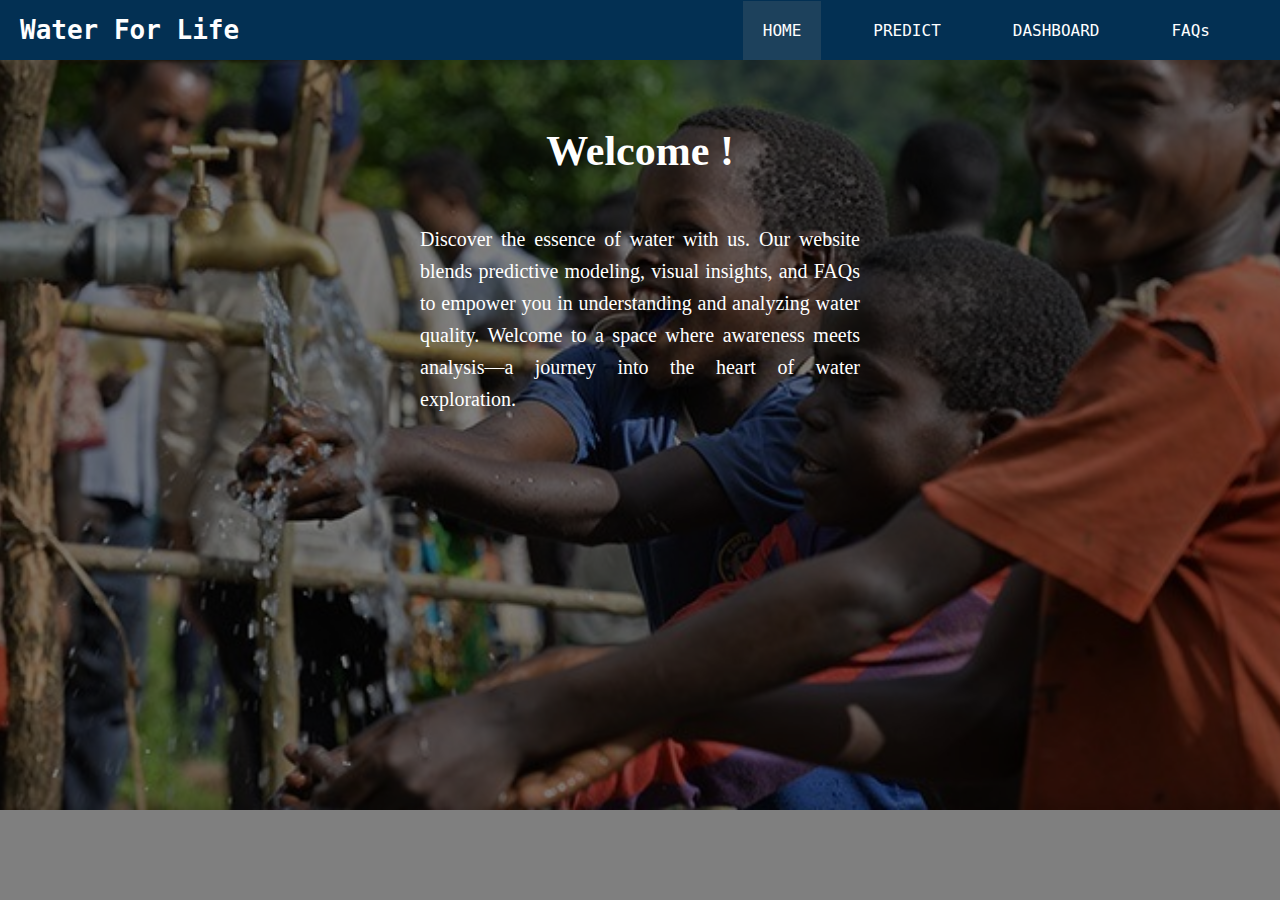
<file: Flask Website/App/templates/index.html>
<!DOCTYPE html>
<html lang="en">

<head>
    <title>Home</title>
    <link rel="stylesheet" href="../static/CSS/HomeStyle.css" />
</head>

<body>
    <header>
        <div class="navbar">
            <div class="logo">
                <h1>Water For Life</h1>
                <div class="dropdown-content">
                    <p>In 2022, globally, at least 1.7 billion people use a drinking water
                        source contaminated with faeces. Microbial contamination of drinking-water
                        as a result of contamination with faeces poses the greatest risk to drinking-water safety (WHO
                        report).</p>
                    <div class="facts">
                        <div class="widget">
                            <h1 class="one">703 Million</h1>
                            <p>People lack basic access to safe water</p>
                        </div>
                        <div class="widget">
                            <h1 class="two">Every 2 Minutes</h1>
                            <p>A child under 5 dies from a preventable waterborne disease</p>
                        </div>
                    </div>
                </div>
            </div>
            <ul class="links">
                <li><a class="active" href="/">HOME</a></li>
                <li><a href="/predict">PREDICT</a></li>
                <li><a href="/dash">DASHBOARD</a></li>
                <li><a href="/info">FAQs</a></li>
            </ul>
        </div>
    </header>
    <main>
        <div id="content">
            <h1>
                Welcome !
            </h1>
            <p>Discover the essence of water with us. Our website blends predictive modeling, visual insights, and
                FAQs
                to empower you in understanding and analyzing water quality. Welcome to a space where awareness
                meets
                analysis—a journey into the heart of water exploration.</p>
        </div>

        <script src="../static/JavaScript/HomeScript.js"></script>
        <script src="../static/JavaScript/HomeScript.js"></script>
</body>

</html>
</file>
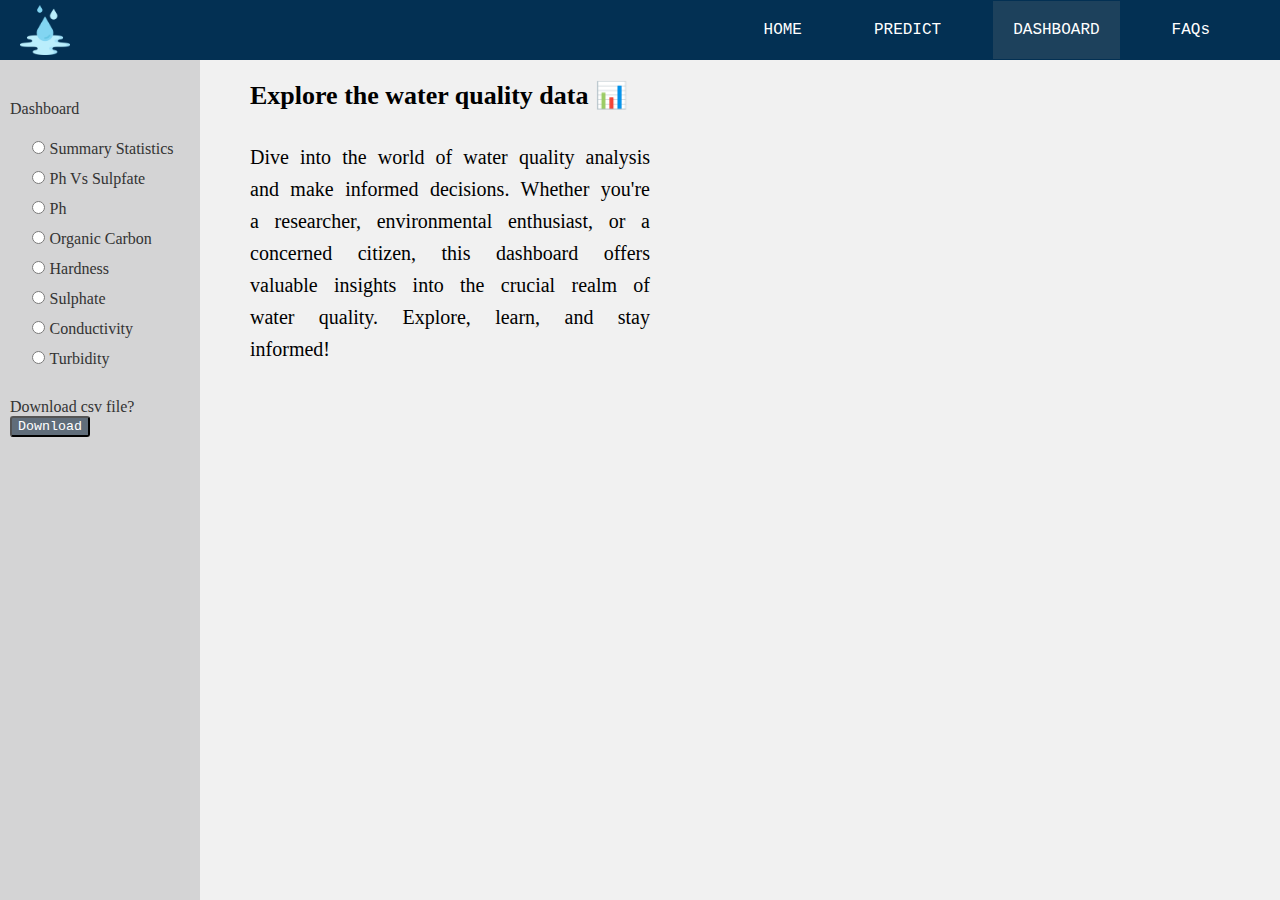
<file: Flask Website/App/templates/Dash.html>
<!DOCTYPE html>
<html lang="en">

<head>
  <meta charset="UTF-8" />
  <meta name="viewport" content="width=device-width, initial-scale=1.0" />
  <title>Dashboard</title>
  <link rel="stylesheet" href="../static/CSS/DashStyle.css" />
</head>

<body>
  <header>
    <div class="navbar">
      <div class="logo">
        <div class="logo">
          <img src="../static/Images/water.png">
        </div>
      </div>
      <ul class="links">
        <li><a href="/">HOME</a></li>
        <li><a href="/predict">PREDICT</a></li>
        <li><a class="active" href="/dash">DASHBOARD</a></li>
        <li><a href="/info">FAQs</a></li>
      </ul>
    </div>
  </header>
  <div id="initialContent" class="initialcontent">
    <h1>
      Explore the water quality data 📊
    </h1>
    <p>
      Dive into the world of water quality analysis and make informed decisions. Whether you're a researcher,
      environmental enthusiast, or a concerned citizen, this dashboard offers valuable insights into the crucial realm
      of water quality. Explore, learn, and stay informed!
    </p>
    <div id="piechart-container"></div>
  </div>
  <div class="dashboard">
    <div class="sidebar">
      <div class="graphs">
        <label>Dashboard</label>
      </div>
      <div id="radioContent" class="radio-group">
        <label><input type="radio" name="chartType" value="BoxPlot" onchange="loadChart()" />Summary Statistics</label>
        <label><input type="radio" name="chartType" value="Scatter Plot" onchange="loadChart()" />Ph Vs Sulpfate</label>
        <label><input type="radio" name="chartType" value="PH Histogram" onchange="loadChart()" />Ph</label>
        <label><input type="radio" name="chartType" value="OrganicCarbon" onchange="loadChart()" />Organic
          Carbon</label>
        <label><input type="radio" name="chartType" value="Hardness" onchange="loadChart()" />Hardness</label>
        <label><input type="radio" name="chartType" value="Sulphate" onchange="loadChart()" />Sulphate</label>
        <label><input type="radio" name="chartType" value="Conductivity" onchange="loadChart()" />Conductivity</label>
        <label><input type="radio" name="chartType" value="Turbidity" onchange="loadChart()" />Turbidity</label>
      </div>
      <div class="Download">
        <label>Download csv file?</label>
        <button onclick="downloadCSV()">Download</button>
      </div>
    </div>
    <div id="chart-container"></div>
  </div>
  <script src="https://cdn.plot.ly/plotly-latest.min.js"></script>
  <script src="https://d3js.org/d3.v5.min.js"></script>
  <script src="../static/JavaScript/DashScript.js"></script>
</body>

</html>
</file>
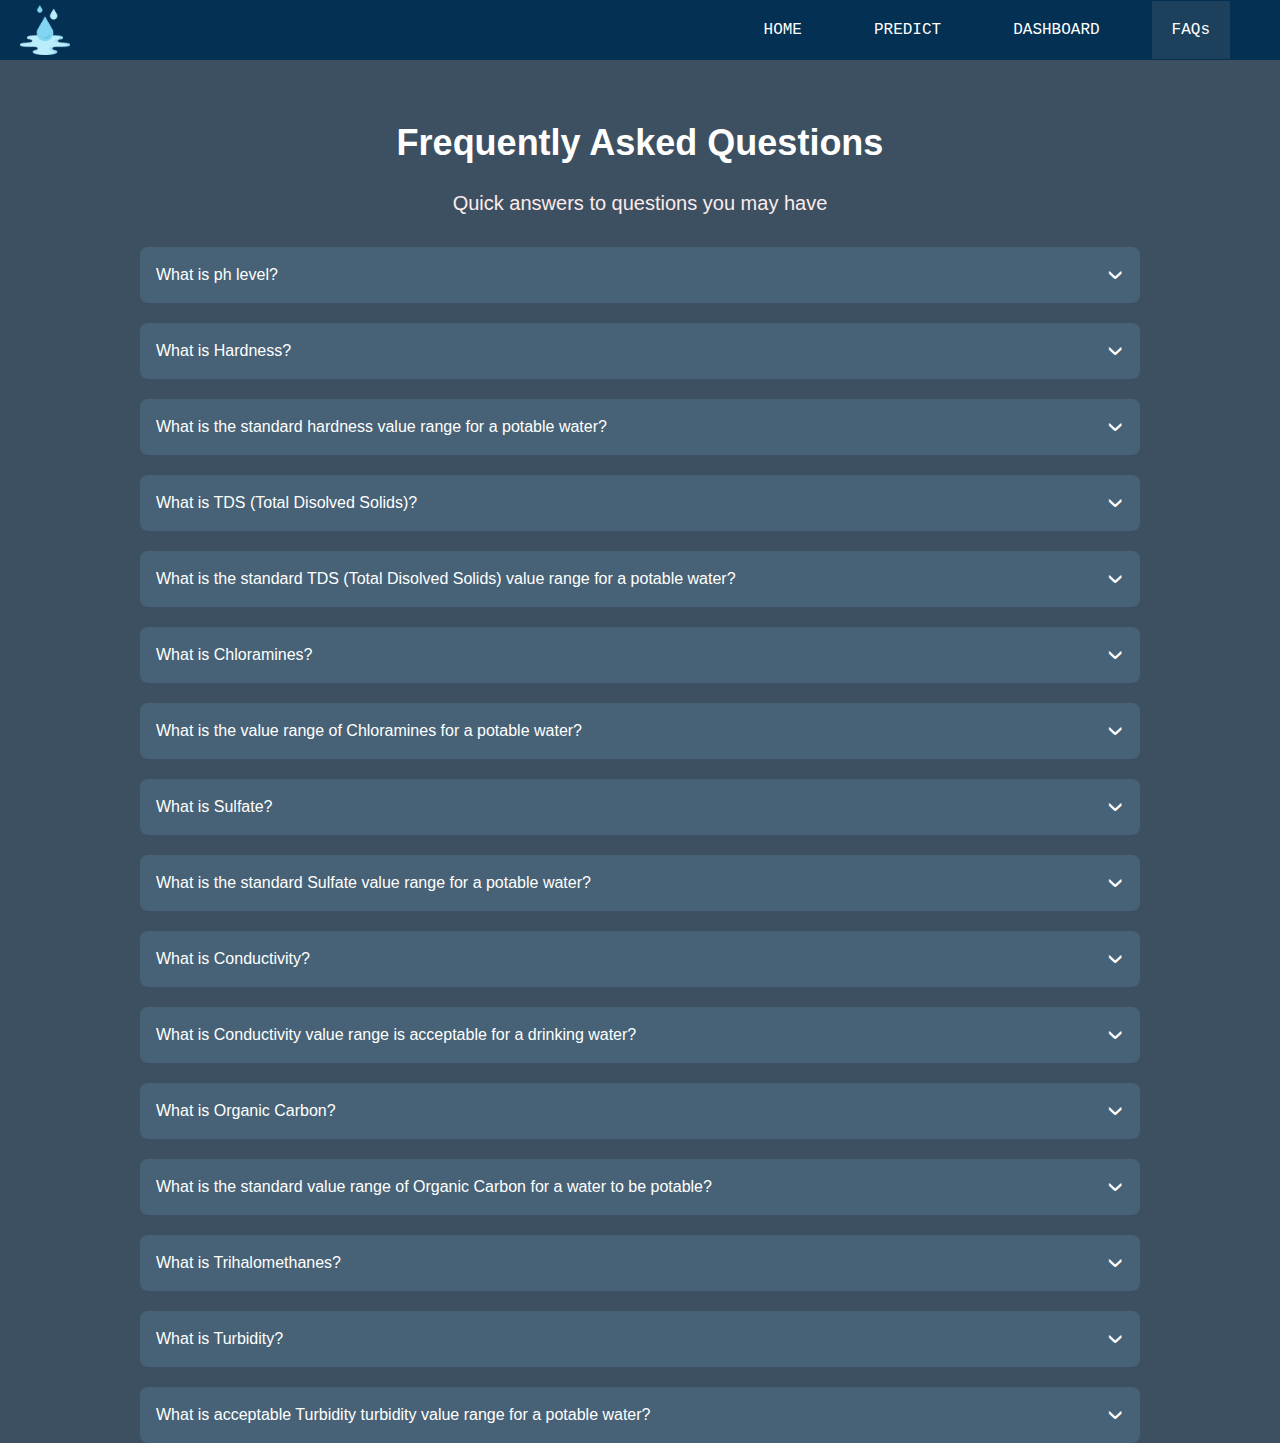
<file: Flask Website/App/templates/info.html>
<!DOCTYPE html>
<html lang="en">

<head>
  <title>Infomation</title>
  <link rel="stylesheet" href="../static/CSS/InfoStyle.css" />
</head>

<body>
  <header>
    <div class="navbar">
      <div class="logo">
        <div class="logo">
          <img src="../static/Images/water.png">
        </div>
      </div>
      <ul class="links">
        <li><a href="/">HOME</a></li>
        <li><a href="/predict">PREDICT</a></li>
        <li><a href="/dash">DASHBOARD</a></li>
        <li><a class="active" href="/info">FAQs</a></li>
      </ul>
    </div>
  </header>
  <h2>Frequently Asked Questions</h2>
  <p>Quick answers to questions you may have</p>
  <div class="accordion">
    <div class="accordion-item">
      <div class="accordion-item-header">
        What is ph level?
      </div>
      <div class="accordion-item-body">
        <div class="accordion-item-body-content">
          The pH of water is a measure of the acid–base equilibrium and, in
          most natural waters, is controlled by the carbon
          dioxide–bicarbonate–carbonate equilibrium system. An increased
          carbon dioxide concentration will therefore lower pH, whereas a
          decrease will cause it to rise. Temperature will also affect the
          equilibria and the pH. In pure water, a decrease in pH of about 0.45
          occurs as the temperature is raised by 25 °C. In water with a
          buffering capacity imparted by bicarbonate, carbonate and hydroxyl
          ions, this temperature effect is modified (APHA, 1989). The pH of
          most drinking-water lies within the range 6.5–8.5. Natural waters
          can be of lower pH, as a result of, for example, acid rain or higher
          pH in limestone areas.
        </div>
      </div>
    </div>
    <div class="accordion-item">
      <div class="accordion-item-header">
        What is Hardness?
      </div>
      <div class="accordion-item-body">
        <div class="accordion-item-body-content">
          The simple definition of water hardness is the amount of dissolved
          calcium and magnesium in the water. Hard water is high in dissolved
          minerals, largely calcium and magnesium. You may have felt the
          effects of hard water, literally, the last time you washed your
          hands. Depending on the hardness of your water, after using soap to
          wash you may have felt like there was a film of residue left on your
          hands. In hard water, soap reacts with the calcium (which is
          relatively high in hard water) to form "soap scum". When using hard
          water, more soap or detergent is needed to get things clean, be it
          your hands, hair, or your laundry.
        </div>
      </div>
    </div>
    <div class="accordion-item">
      <div class="accordion-item-header">
        What is the standard hardness value range for a potable water?
      </div>
      <div class="accordion-item-body">
        <div class="accordion-item-body-content">
          For potable water (water that is safe for drinking and meets
          regulatory standards), there is no strict limit on water hardness.
          However, water with moderate hardness is generally considered safe
          for consumption(120-200 milligrams), and many people find it acceptable. Extremely hard
          water may have taste and odor issues, but it is not typically a
          health concern. It's important to note that different regions and
          countries might have their own guidelines and regulations regarding
          water hardness. If you are concerned about the hardness of your
          drinking water, you can contact your local water utility or testing
          laboratory for specific information related to your location.
        </div>
      </div>
    </div>
    <div class="accordion-item">
      <div class="accordion-item-header">
        What is TDS (Total Disolved Solids)?
      </div>
      <div class="accordion-item-body">
        <div class="accordion-item-body-content">
          TDS means concentration of dissolved particles or solids in water.
          TDS comprises of inorganic salts such as calcium, magnesium,
          chlorides, sulfates, bicarbonates, etc, along with many more
          inorganic compounds that easily dissolve in water.
        </div>
      </div>
    </div>
    <div class="accordion-item">
      <div class="accordion-item-header">
        What is the standard TDS (Total Disolved Solids) value range for a potable
        water?
      </div>
      <div class="accordion-item-body">
        <div class="accordion-item-body-content">
          It's important to note that these are general guidelines, and
          specific regulations or recommendations may vary based on local
          standards and regulations. The World Health Organization (WHO)
          suggests that a TDS level of up to 600 mg/L is generally acceptable
          for drinking water. However, taste preferences can vary, and some
          people may find water with higher TDS levels less palatable.
        </div>
      </div>
    </div>
    <div class="accordion-item">
      <div class="accordion-item-header">
        What is Chloramines?
      </div>
      <div class="accordion-item-body">
        <div class="accordion-item-body-content">
          Chloramines (also known as secondary disinfection) are disinfectants
          used to treat drinking water and they: Are most commonly formed when
          ammonia is added to chlorine to treat drinking water. Provide
          longer-lasting disinfection as the water moves through pipes to
          consumers. Chloramines have been used by water utilities since the
          1930s.
        </div>
      </div>
    </div>

    <div class="accordion-item">
      <div class="accordion-item-header">
        What is the value range of Chloramines for a potable water?
      </div>
      <div class="accordion-item-body">
        <div class="accordion-item-body-content">
          While chloramines are effective disinfectants, some people may be
          more sensitive to the taste or odor associated with chloraminated
          water. In such cases, using activated carbon filters or allowing
          water to stand for a short time before use can help reduce the
          presence of chloramines.The U.S. Environmental Protection Agency
          (EPA) regulates the levels of disinfection byproducts, including
          chloramines, in drinking water. The Maximum Residual Disinfectant
          Level (MRDL) for chloramines is set at 4.0 milligrams per liter
          (mg/L) or 4.0 parts per million (ppm).
        </div>
      </div>
    </div>

    <div class="accordion-item">
      <div class="accordion-item-header">
        What is Sulfate?
      </div>
      <div class="accordion-item-body">
        <div class="accordion-item-body-content">
          Sulfate (SO4) can be found in almost all natural water. The origin
          of most sulfate compounds is the oxidation of sulfite ores, the
          presence of shales, or the industrial wastes. Sulfate is one of the
          major dissolved components of rain. High concentrations of sulfate
          in the water we drink can have a laxative effect when combined with
          calcium and magnesium, the two most common constituents of hardness.
        </div>
      </div>
    </div>

    <div class="accordion-item">
      <div class="accordion-item-header">
        What is the standard Sulfate value range for a potable water?
      </div>
      <div class="accordion-item-body">
        <div class="accordion-item-body-content">
          In January 2022, the World Health Organization (WHO) sets a
          guideline value for sulfate in drinking water. The WHO guideline for
          sulfate in drinking water is 250 mg/L (milligrams per liter). This
          guideline is set based on aesthetic considerations, specifically to
          avoid a laxative effect that may occur at higher sulfate
          concentrations.
        </div>
      </div>
    </div>

    <div class="accordion-item">
      <div class="accordion-item-header">
        What is Conductivity?
      </div>
      <div class="accordion-item-body">
        <div class="accordion-item-body-content">
          Conductivity is a measure of the ability of water to pass an
          electrical current. Because dissolved salts and other inorganic
          chemicals conduct electrical current, conductivity increases as
          salinity increases. Organic compounds like oil do not conduct
          electrical current very well and therefore have a low conductivity
          when in water. Conductivity is also affected by temperature: the
          warmer the water, the higher the conductivity.
        </div>
      </div>
    </div>

    <div class="accordion-item">
      <div class="accordion-item-header">
        What is Conductivity value range is acceptable for a drinking water?
      </div>
      <div class="accordion-item-body">
        <div class="accordion-item-body-content">
          Water is a good conductor of electricity, but the purest form of
          water is not a good conductor of electricity. Water with an electrical conductivity of less
          than 500 is drinkable (CSA,2017).
        </div>
      </div>
    </div>

    <div class="accordion-item">
      <div class="accordion-item-header">
        What is Organic Carbon?
      </div>
      <div class="accordion-item-body">
        <div class="accordion-item-body-content">
          High organic carbon levels indicate a high level of organisms in
          the water or, contamination by organic compounds such as herbicides and insecticides.
          The larger the carbon or organic content, the more oxygen is consumed. A high organic
          content means an increase in the growth of microorganisms which contribute to the
          depletion of oxygen supplies. The source of this organic material could be a wastewater
          treatment plant releasing treated sewage into the stream. Organic carbon comes from
          the breakdown of natural organic materials and synthetic sources. Water containing less
          than 25 milligrams of organic carbon is considered safe to drink.
        </div>
      </div>
    </div>

    <div class="accordion-item">
      <div class="accordion-item-header">
        What is the standard value range of Organic Carbon for a water to be potable?
      </div>
      <div class="accordion-item-body">
        <div class="accordion-item-body-content">
          high organic carbon levels indicate a high level of organisms in
          the water or, contamination by organic compounds such as herbicides and insecticides.
          The larger the carbon or organic content, the more oxygen is consumed. A high organic
          content means an increase in the growth of microorganisms which contribute to the
          depletion of oxygen supplies.Organic carbon comes from
          the breakdown of natural organic materials and synthetic sources. Water containing less
          than 25 milligrams of organic carbon is considered safe to drink.
        </div>
      </div>
    </div>

    <div class="accordion-item">
      <div class="accordion-item-header">
        What is Trihalomethanes?
      </div>
      <div class="accordion-item-body">
        <div class="accordion-item-body-content">
          Trihalomethanes are a byproduct of the water treatment process. THMs
          are chemicals found in chlorine-treated water. Water containing less than 80 milligrams
          of THMs is considered safe to drink. They are formed when natural organic material, such
          as the decaying vegetation commonly found in lakes and reservoirs, reacts with chlorine
          used to treat the water. This reaction produces “disinfection byproducts,” the most
          common of which are THMs.
        </div>
      </div>
    </div>

    <div class="accordion-item">
      <div class="accordion-item-header">
        What is Turbidity?
      </div>
      <div class="accordion-item-body">
        <div class="accordion-item-body-content">
          Turbidity is the measure of relative clarity of a liquid. It is an
          optical characteristic of water and is a measurement of the amount
          of light that is scattered by material in the water when a light is
          shined through the water sample. The higher the intensity of
          scattered light, the higher the turbidity. Material that causes
          water to be turbid include clay, silt, very tiny inorganic and
          organic matter, algae, dissolved colored organic compounds, and
          plankton and other microscopic organisms.
        </div>
      </div>
    </div>

    <div class="accordion-item">
      <div class="accordion-item-header">
        What is acceptable Turbidity turbidity value range for a potable water?
      </div>
      <div class="accordion-item-body">
        <div class="accordion-item-body-content">
          The turbidity of water depends on the number of solids present in
          suspension. Water with a turbidity of fewer than 5 milligrams is considered drinkable
          (CSA, 2017).
        </div>
      </div>
    </div>
  </div>


  <script src="../static/JavaScript/InfoScript.js"></script>
</body>

</html>
</file>
<file: Flask Website/App/static/CSS/HomeStyle.css>
* {
  margin: 0;
  padding: 0;
  box-sizing: border-box;
}

body {
  font-family: monospace;
  background: url('../Images/Ethiopia-Water-Boys.jpg');
  background-position: center;
  background-size: cover;
  background-repeat: no-repeat;
  margin: 0;
  height: 90vh;
  
}

body::after {
  content: "";
  position: absolute;
  top: 0;
  left: 0;
  width: 100%;
  height: 100%;
  background: rgba(0, 0, 0, 0.5);
  z-index: -1;
}

li {
  list-style: none;
}

a {
 
  color: #fff;
  font-size: 1rem;
  font-family: monospace;
  display: inline-block; 
  padding: 20px;
  text-decoration: none; 
  transition: background 0.2s ease-in-out; 
}

a:hover {
  background: #1d415c;
}
.active {
  background: #1d415c;
}
header {
  position: relative;
}

.navbar {
  position: fixed;
  top: 0;
  width: 100%;
  height: 60px;
  max-width: 1420px;
  margin: 0 auto;
  display: flex;
  align-items: center;
  justify-content: space-between;
  background: rgba(47, 99, 148, 0.8);
  background: #033053;
  z-index: 1000;
}

.navbar .logo a {
  padding-left: 15px;
  font-size: 1.5rem;
  font-weight: bold;
  font-family: monospace;
}

.logo h1 {
  color: #fff;
  padding-left: 20px;
  font-family: monospace;
}

.links {
  padding-right: 50px;
}

.navbar .links {
  display: flex;
  gap: 2rem;
  font-family: monospace;
}

section#content {
  display: flex;
  flex-direction: column;
  align-items: center;
  justify-content: center;
  text-align: center;
  margin-top: 5vh;
}

#content h1 {
  font-family: Century, Georgia, serif;
  font-size: 42px;
  margin-top: 100px;
  color: #ffffff;
  line-height: 1.5;
  text-align: center;
}

#content p{
  font-family: Century, Georgia, serif;
  font-size: 20px; 
  margin-top: 40px;
  line-height: 1.6;
  text-align: justify;
  margin-left: 400px;
  margin-right: 400px;
  color: #fff;
}

.facts {
  display: flex;
  justify-content: space-around;
  margin-top: 5px;
}

.widget {
  margin-top: 110px;
  text-align: center;
  margin-bottom: 10px;
}

.widget h1 {
  font-size: 42px;
  margin-bottom: 10px;
  font-family: Century, Georgia, serif;
  color: #fff;
}

.logo:hover .dropdown-content {
  display: block;
}

.dropdown-content {
  display: none;
  position: absolute;
  text-align: center;
  top: 100%;
  height: 100vh;
  left: 0;
  width: 100%;
  background-color: rgba(47, 99, 148, 0.8);
  color: #fff;
  padding: 10px;
  box-shadow: 0 0 10px rgba(0, 0, 0, 0.1);
  z-index: 1;
}
.dropdown-content p{
  line-height: inherit;
  font-family: Century, Georgia, serif;
  font-size: 20px; 
  margin-top: 100px;
  line-height: 1.6;
  text-align: justify;
  margin-left: 400px;
  margin-right: 400px;
}
#content {
  padding: 20px;
}

.widget p {
  font-size: 17px;
  color: #fff;
  font-family: Century, Georgia, serif;
  margin: 0;
}
body.overlay {
    overflow: hidden;
}

body.overlay #content {
    filter: blur(5px);
}
</file>
<file: Flask Website/App/static/CSS/DashStyle.css>
*{
  box-sizing: border-box;
}
body {
  font-family: Arial, sans-serif;
  display: flex;
  min-height: 100vh;
  background-color: #f1f1f1;
  margin: 0;
}

.content {
  margin-top: 120px;
  margin-left: 300px;
  display: flex;
}

.dashboard {
  display: flex;
  flex: 1;
}

.sidebar {
  width: 200px;
  display: flex;
  flex-direction: column;
  align-items: center;
  color:#333;
  position: fixed;
  left: 0;
  right: 0;
  left: 0;
  top: 0;
  margin-top: 50px;
  height: 100%;
  padding-top: 50px;
  font-family: Century, Georgia, serif;
  background: #d4d4d5;
}

#chart-container {
  flex: 1;
  padding: 50px;
  margin-top: 150px;
  margin-bottom: 40px;
  margin-left: 250px;
  margin-right: 50px;
  width: 950px;
  height: 350px;
  box-sizing: border-box;
}
#piechart-container{
  margin-left:670px;
  width: 400px;
  height: 300px;
  margin-top: -330px;
}
li {
  list-style: none;

}

a {
  color: #fff;
  font-size: 1rem;
  font-family: monospace;
  display: inline-block; 
  padding: 20px;
  text-decoration: none; 
  transition: background 0.2s ease-in-out; 
}

a:hover {
  background: #1d415c;
}
.active {
  background: #1d415c;
}
header {
  position: relative;
}
.navbar {
  position: fixed;
  top: 0;
  width: 100%;
  height: 60px;
  max-width: 1420px;
  margin: 0 auto;
  display: flex;
  align-items: center;
  justify-content: space-between;
  background-color: #033053;
  z-index: 1000;
}

.navbar .logo a {
  padding-left: 15px;
  font-size: 1.5rem;
  font-weight: bold;
  font-family: monospace;
}

.logo {
  display: flex;
  align-items: center;
}

.logo img {
  max-height: 100%;
  margin-left: 20px; 
  height: 50px;
}

.links {
  padding-right: 50px;
}

.navbar .links {
  display: flex;
  gap: 2rem;
  font-family: monospace;
}

.radio-group {
  display: flex;
  flex-direction: column;
  margin-top: 20px;
}

.radio-group label {
  margin-bottom: 10px;
}

.radio-group input {
  margin-right: 5px;
}
.Download {
  margin-top: 20px;
  margin-bottom: 20px;
  margin-left: 10px;
}
.Download button {
  margin-left: 0px;
  font-family: monospace;
  border-radius: 3px;
  background: #606d7a;
  color: #fff;
}

.Download button:hover {
  background-color: green;
}
.graphs label {
  margin-left: -90px;
}
.initialcontent p{
  word-spacing: 0.2rem;
  margin-top: 30px;
  margin-left: 250px;
  text-align: justify;
  line-height: 1.6;
  font-size: 20px;
  font-family:Century, Georgia, serif;
  width: 400px;
}
.initialcontent h1{
  margin-top: 80px;
  margin-left: 250px;
  font-family:Century, Georgia, serif;
  font-size: 26px;

}
</file>
<file: Flask Website/App/static/CSS/InfoStyle.css>
* {
  margin: 0;
  padding: 0;
  box-sizing: border-box;
}

body {
  font-family: monospace;
  height: 100vh;
  background-color: #3c5061;
}

li {
  list-style: none;
}

a {
 
  color: #fff;
  font-size: 1rem;
  font-family: monospace;
  display: inline-block; 
  padding: 20px;
  text-decoration: none; 
  transition: background 0.2s ease-in-out; 
}

a:hover {
  background: #1d415c;
}
.active {
  background: #1d415c;
}
header {
  position: relative;
}

.navbar {
  position: fixed;
  top: 0;
  width: 100%;
  height: 60px;
  max-width: 1420px;
  margin: 0 auto;
  display: flex;
  align-items: center;
  justify-content: space-between;
  background-color: #033053;
  z-index: 1000;
}

.navbar .logo a {
  padding-left: 15px;
  font-size: 1.5rem;
  font-weight: bold;
}

.logo {
  display: flex;
  align-items: center;
}

.logo img {
  max-height: 100%;
  margin-left: 20px; 
  height: 50px;
}
.links {
  padding-right: 50px;
}

.navbar .links {
  display: flex;
  gap: 2rem;
  font-family: monospace;
}

h2 {
  padding-top: 120px;
  margin-bottom: 25px;
  letter-spacing: 0;
  font-size: 36px;
  line-height: 1.2777777778;
  text-align: center;
  font-weight: 600;
  color: #ffffff;
  font-family: "Poppins", sans-serif;
}

p {
  font-size: 20px;
  line-height: 120%;
  color: #fdebeb;
  margin-bottom: 20px;
  text-align: center;
  font-family: "Poppins", sans-serif;
  font-weight: normal;
}

.accordion {
  width: 90%;
  max-width: 1000px;
  margin: 2rem auto;
}

.accordion-item {
  list-style: none;
  width: 100%;
  margin: 20px 0;
  padding: 0;
  font-size: 16px;
  color: #333;
  line-height: 36px;
  font-family: "Poppins", sans-serif;
  font-weight: normal;
  background: #476276;
  border-radius: 8px;
}
.accordion-item-header {
  padding: 0.5rem 3rem 0.5rem 1rem;
  min-height: 3.5rem;
  line-height: 1.25rem;
  display: flex;
  align-items: center;
  position: relative;
  cursor: pointer;
  color: #fff;
}

.accordion-item-header::after {
  content: "\203A";
  transform: rotate(90deg);
  font-size: 2rem;
  position: absolute;
  font-weight: normal;
  right: 1rem;
  transition: transform 0.2s ease-in-out;
}

.accordion-item-header.active::after {
  content: "\203A";
  transform: rotate(270deg);
}

.accordion-item-body {
  max-height: 0;
  overflow: hidden;
  transition: max-height 0.2s ease-out;
}

.accordion-item-body-content {
  padding: 1rem;
  line-height: 2rem;
  border-top: 1px solid;
  color: #ffffff;
}

.accordion-item-header.active + .accordion-item-body {
  display: block;
}
</file>
